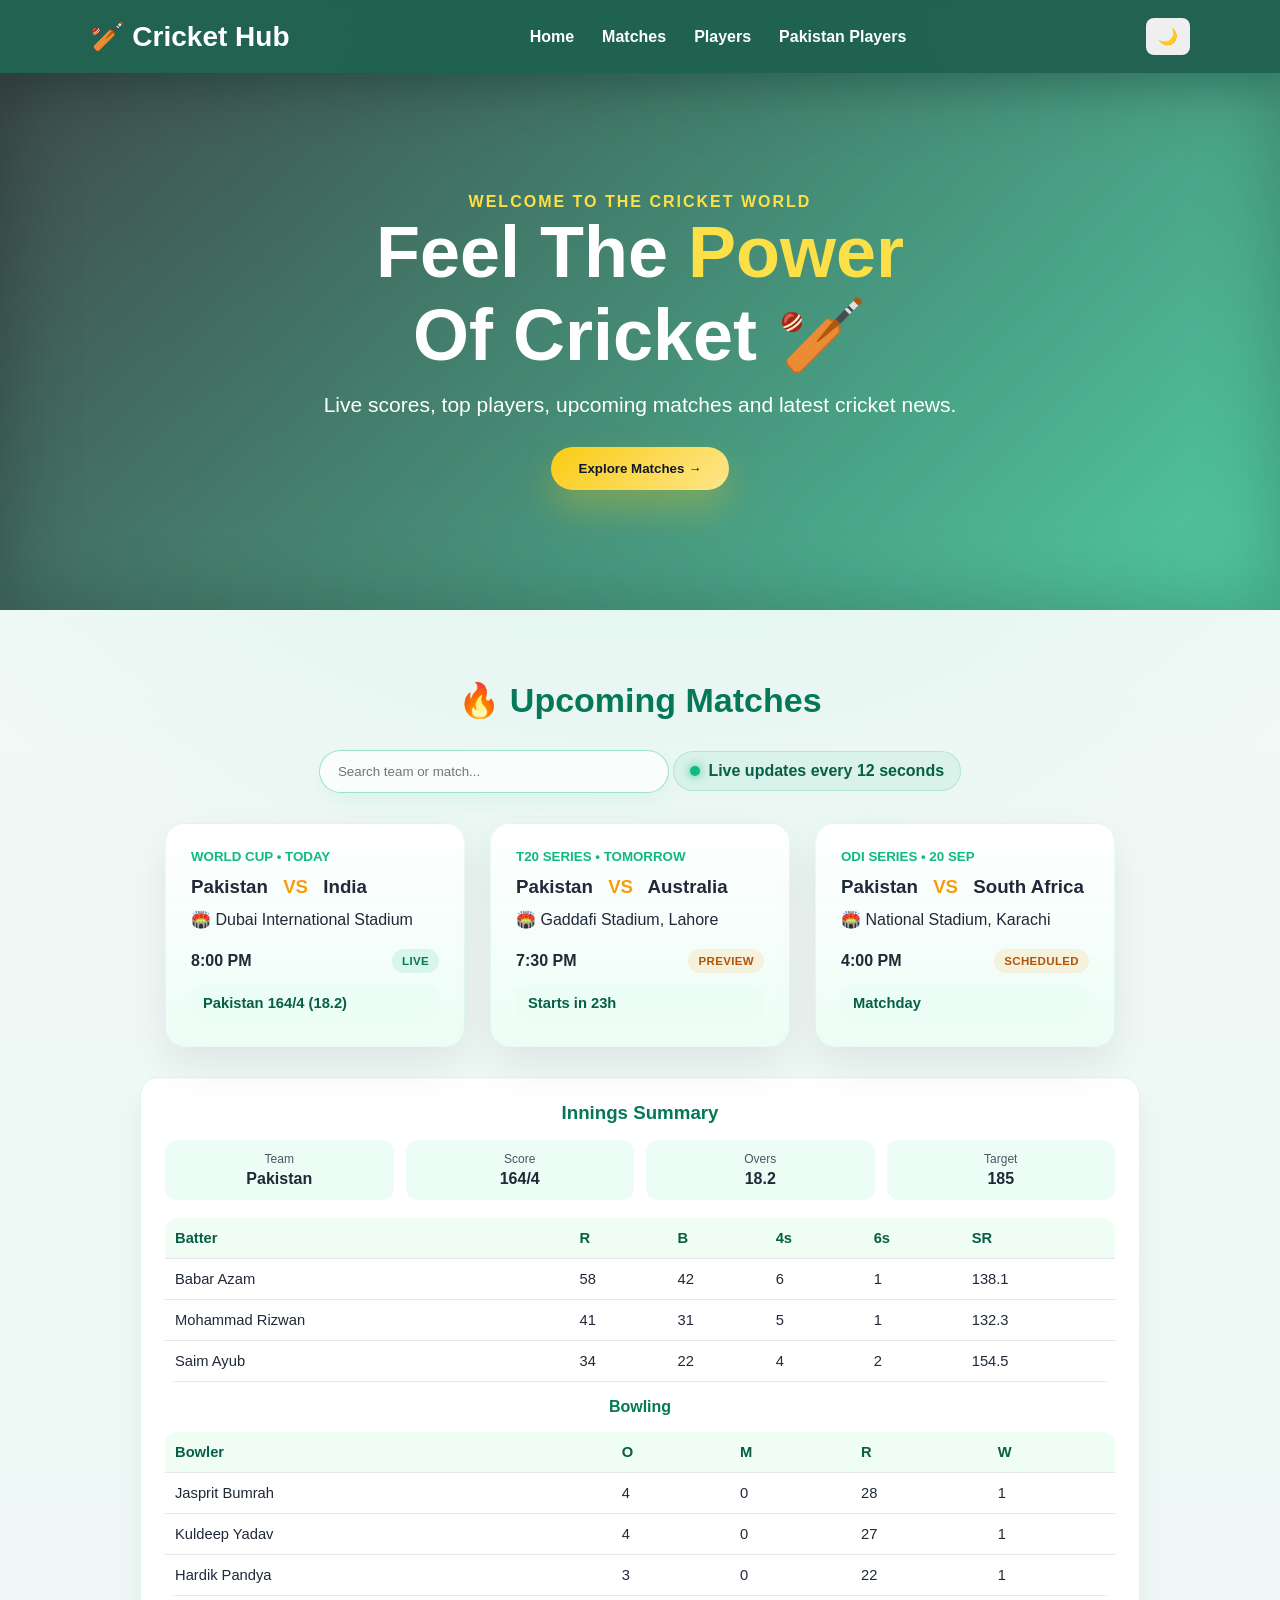
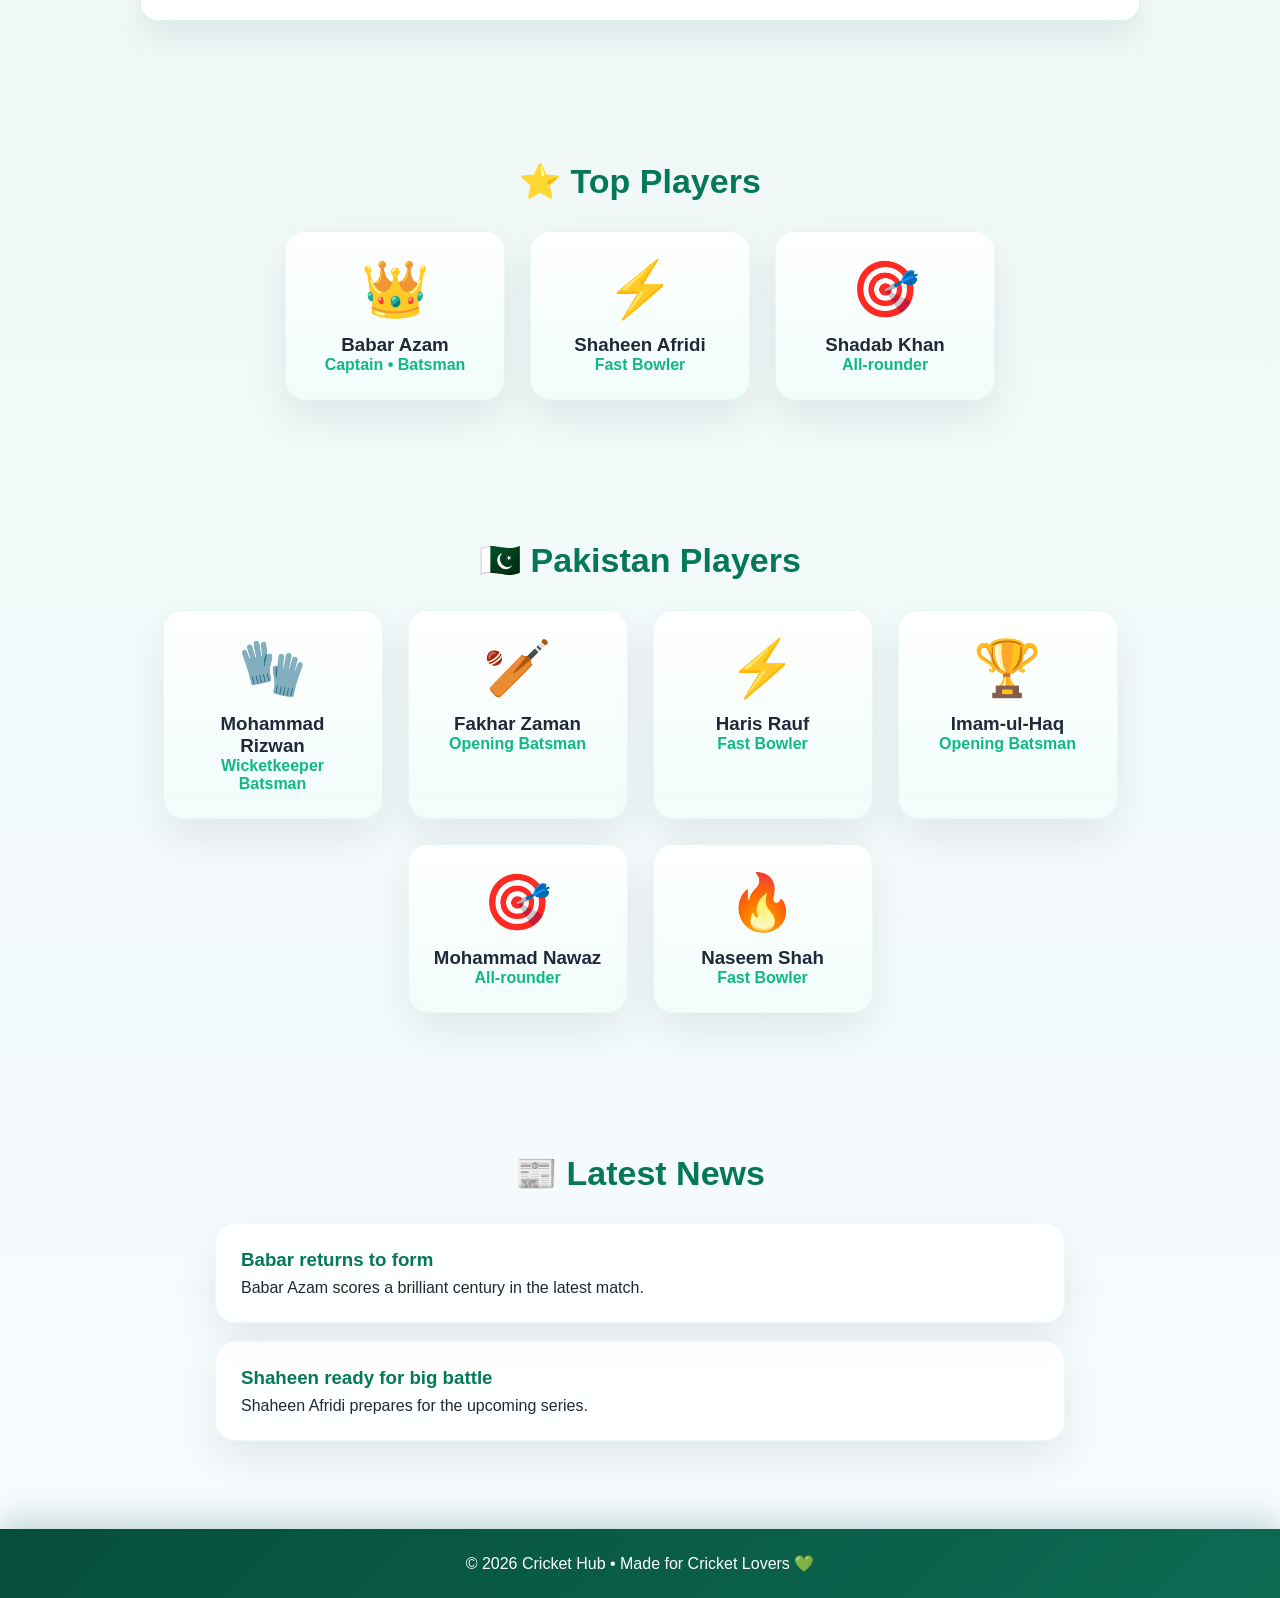
<file: Cricket portfolio/index.html>
<!DOCTYPE html>
<html lang="en">
<head>
    <meta charset="UTF-8">
    <meta name="viewport" content="width=device-width, initial-scale=1.0">
    <title>Cricket Hub</title>
    <link rel="stylesheet" href="style.css">
</head>
<body>

<header>
    <nav>
        <div class="logo">🏏 Cricket Hub</div>

        <ul>
            <li><a href="#home">Home</a></li>
            <li><a href="#matches">Matches</a></li>
            <li><a href="#players">Players</a></li>
            <li><a href="#Pakistan-players">Pakistan Players</a></li>
        </ul>

        <button id="themeToggle">🌙</button>
        <button id="menuToggle">☰</button>
    </nav>
</header>

<section class="hero" id="home">
    <span>WELCOME TO THE CRICKET WORLD</span>
    <h1>Feel The <b>Power</b><br>Of Cricket 🏏</h1>
    <p>Live scores, top players, upcoming matches and latest cricket news.</p>
    <button onclick="document.getElementById('matches').scrollIntoView({behavior:'smooth'})">
        Explore Matches →
    </button>
</section>

<section class="matches-section" id="matches">
    <h2>🔥 Upcoming Matches</h2>
    <input type="text" id="searchInput" placeholder="Search team or match...">

    <div class="live-status">
        <span class="live-dot"></span>
        Live updates every 12 seconds
    </div>
    <div class="matches" id="matchList"></div>
    <div class="scoreboard-panel" id="scoreboardPanel"></div>
</section>

<section class="players-section" id="players">
    <h2>⭐ Top Players</h2>

    <div class="players">
        <div class="player-card"
             data-name="Babar Azam"
             data-role="Top-order Batsman"
             data-country="Pakistan 🇵🇰"
             data-style="Right-hand batsman">
            <div class="player-icon">👑</div>
            <h3>Babar Azam</h3>
            <p>Captain • Batsman</p>
        </div>

        <div class="player-card"
             data-name="Shaheen Afridi"
             data-role="Fast Bowler"
             data-country="Pakistan 🇵🇰"
             data-style="Left-arm fast bowler">
            <div class="player-icon">⚡</div>
            <h3>Shaheen Afridi</h3>
            <p>Fast Bowler</p>
        </div>

        <div class="player-card"
             data-name="Shadab Khan"
             data-role="All-rounder"
             data-country="Pakistan 🇵🇰"
             data-style="Leg-spin bowler and batsman">
            <div class="player-icon">🎯</div>
            <h3>Shadab Khan</h3>
            <p>All-rounder</p>
        </div>
    </div>
</section>

<section class="players-section" id="pakistan-players">
    <h2>🇵🇰 Pakistan Players</h2>

    <div class="players">
        <div class="player-card"
             data-name="Mohammad Rizwan"
             data-role="Wicketkeeper Batsman"
             data-country="Pakistan 🇵🇰"
             data-style="Right-hand batsman">
            <div class="player-icon">🧤</div>
            <h3>Mohammad Rizwan</h3>
            <p>Wicketkeeper Batsman</p>
        </div>

        <div class="player-card"
             data-name="Fakhar Zaman"
             data-role="Opening Batsman"
             data-country="Pakistan 🇵🇰"
             data-style="Left-hand batsman">
            <div class="player-icon">🏏</div>
            <h3>Fakhar Zaman</h3>
            <p>Opening Batsman</p>
        </div>

        <div class="player-card"
             data-name="Haris Rauf"
             data-role="Fast Bowler"
             data-country="Pakistan 🇵🇰"
             data-style="Right-arm fast bowler">
            <div class="player-icon">⚡</div>
            <h3>Haris Rauf</h3>
            <p>Fast Bowler</p>
        </div>

        <div class="player-card"
             data-name="Imam-ul-Haq"
             data-role="Opening Batsman"
             data-country="Pakistan 🇵🇰"
             data-style="Left-hand batsman">
            <div class="player-icon">🏆</div>
            <h3>Imam-ul-Haq</h3>
            <p>Opening Batsman</p>
        </div>

        <div class="player-card"
             data-name="Mohammad Nawaz"
             data-role="All-rounder"
             data-country="Pakistan 🇵🇰"
             data-style="Left-hand batsman and left-arm spinner">
            <div class="player-icon">🎯</div>
            <h3>Mohammad Nawaz</h3>
            <p>All-rounder</p>
        </div>

        <div class="player-card"
             data-name="Naseem Shah"
             data-role="Fast Bowler"
             data-country="Pakistan 🇵🇰"
             data-style="Right-arm fast bowler">
            <div class="player-icon">🔥</div>
            <h3>Naseem Shah</h3>
            <p>Fast Bowler</p>
        </div>
    </div>
</section>

<section class="news-section" id="news">
    <h2>📰 Latest News</h2>

    <div class="news">
        <article>
            <h3>Babar returns to form</h3>
            <p>Babar Azam scores a brilliant century in the latest match.</p>
        </article>

        <article>
            <h3>Shaheen ready for big battle</h3>
            <p>Shaheen Afridi prepares for the upcoming series.</p>
        </article>
    </div>
</section>

<div id="playerModal" class="modal">
    <div class="modal-content">
        <button id="closeModal">×</button>
        <div class="modal-player-icon">🏏</div>
        <h2 id="modalName"></h2>
        <p id="modalRole"></p>
        <p><b>Country:</b> <span id="modalCountry"></span></p>
        <p><b>Style:</b> <span id="modalStyle"></span></p>
    </div>
</div>

<footer>
    <p>© 2026 Cricket Hub • Made for Cricket Lovers 💚</p>
</footer>

<script src="script.js"></script>
</body>
</html>
</file>
<file: Cricket portfolio/style.css>
* {
    margin: 0;
    padding: 0;
    box-sizing: border-box;
}

html {
    scroll-behavior: smooth;
}

body {
    font-family: Arial, sans-serif;
    background:
        radial-gradient(circle at top, rgba(16, 185, 129, 0.12), transparent 30%),
        linear-gradient(180deg, #f3faf7, #eef8f5 40%, #f6fbff 100%);
    color: #1f2937;
    transition: 0.3s;
}

/* Navbar */
header {
    background: rgba(6, 78, 59, 0.88);
    backdrop-filter: blur(10px);
    -webkit-backdrop-filter: blur(10px);
    padding: 18px 7%;
    box-shadow: 0 10px 30px rgba(4, 52, 42, 0.18);
    position: sticky;
    top: 0;
    z-index: 20;
}

nav {
    display: flex;
    align-items: center;
    justify-content: space-between;
    gap: 25px;
}

.logo {
    color: white;
    font-size: 28px;
    font-weight: bold;
    white-space: nowrap;
}

nav ul {
    display: flex;
    list-style: none;
    gap: 28px;
}

nav ul li a {
    color: white;
    text-decoration: none;
    font-weight: bold;
    transition: 0.3s;
}

nav ul li a:hover {
    color: #fde047;
}

#themeToggle,
#menuToggle {
    border: none;
    padding: 9px 12px;
    border-radius: 8px;
    cursor: pointer;
    font-size: 16px;
}

#menuToggle {
    display: none;
}

/* Hero */
.hero {
    text-align: center;
    padding: 120px 20px;
    color: white;
    background:
        linear-gradient(135deg, rgba(5, 19, 18, 0.75), rgba(16, 185, 129, 0.7)),
        url("https://images.unsplash.com/photo-1531415074968-036ba1b575da") center/cover;
    box-shadow: inset 0 0 80px rgba(0,0,0,0.25);
}

.hero h1 {
    font-size: clamp(42px, 7vw, 72px);
    margin-bottom: 15px;
}

.hero h1 b {
    color: #fde047;
}

.hero span {
    color: #fde047;
    font-weight: bold;
    letter-spacing: 2px;
}

.hero p {
    font-size: 21px;
    margin-bottom: 30px;
}

.hero button {
    background: linear-gradient(135deg, #facc15, #fde68a);
    color: #111827;
    padding: 14px 28px;
    border: none;
    border-radius: 999px;
    font-weight: bold;
    cursor: pointer;
    transition: 0.3s;
    box-shadow: 0 18px 35px rgba(250, 204, 21, 0.3);
}

.hero button:hover {
    background: white;
    transform: translateY(-3px) scale(1.02);
}

/* Sections */
section {
    padding: 70px 7%;
    text-align: center;
}

section h2 {
    color: #047857;
    font-size: 34px;
    margin-bottom: 30px;
}

.matches,
.players {
    display: flex;
    justify-content: center;
    gap: 25px;
    flex-wrap: wrap;
}

.match-card,
.player-card,
.news article {
    background: rgba(255, 255, 255, 0.86);
    border-radius: 20px;
    padding: 25px;
    box-shadow: 0 18px 40px rgba(15, 23, 42, 0.08);
    transition: 0.3s;
    border: 1px solid rgba(16, 185, 129, 0.08);
}

.scoreboard-panel {
    width: min(100%, 1000px);
    margin: 30px auto 0;
}

.innings-box {
    background: rgba(255, 255, 255, 0.9);
    border: 1px solid rgba(16, 185, 129, 0.15);
    border-radius: 18px;
    padding: 24px;
    box-shadow: 0 20px 30px rgba(15, 23, 42, 0.06);
}

.innings-box h3,
.bowling-wrap h4 {
    margin-bottom: 16px;
    color: #047857;
}

.score-grid {
    display: grid;
    grid-template-columns: repeat(4, minmax(120px, 1fr));
    gap: 12px;
    margin-bottom: 18px;
}

.score-grid div {
    background: #ecfdf5;
    border-radius: 12px;
    padding: 12px 14px;
}

.score-grid span {
    display: block;
    font-size: 0.75rem;
    color: #4b5563;
    margin-bottom: 4px;
}

.table-wrap {
    overflow-x: auto;
    margin-top: 16px;
}

table {
    width: 100%;
    border-collapse: collapse;
    background: white;
    border-radius: 12px;
    overflow: hidden;
}

th, td {
    padding: 12px 10px;
    text-align: left;
    border-bottom: 1px solid #e5e7eb;
    font-size: 0.92rem;
}

th {
    background: #f0fdf4;
    color: #065f46;
}

.innings-empty {
    background: rgba(255,255,255,0.9);
    border-radius: 16px;
    padding: 20px;
    text-align: center;
    border: 1px solid rgba(16,185,129,0.15);
}

@media (max-width: 700px) {
    .score-grid {
        grid-template-columns: repeat(2, minmax(120px, 1fr));
    }
}

.match-card {
    width: 300px;
    display: flex;
    flex-direction: column;
    gap: 12px;
    text-align: left;
    background: linear-gradient(180deg, rgba(255,255,255,0.96), rgba(236,253,245,0.9));
}

.match-card small {
    color: #10b981;
    font-weight: bold;
}

.match-card h3 {
    margin: 0;
}

.match-card h3 span {
    color: #f59e0b;
    margin: 0 10px;
}

.match-meta {
    display: flex;
    justify-content: space-between;
    align-items: center;
    gap: 10px;
    margin-top: 8px;
}

.match-status {
    padding: 6px 10px;
    border-radius: 999px;
    font-size: 0.72rem;
    font-weight: 700;
    letter-spacing: 0.03em;
    text-transform: uppercase;
}

.match-status.live {
    background: rgba(16, 185, 129, 0.12);
    color: #047857;
}

.match-status.preview,
.match-status.scheduled {
    background: rgba(245, 158, 11, 0.12);
    color: #b45309;
}

.match-status.completed {
    background: rgba(59, 130, 246, 0.12);
    color: #1d4ed8;
}

.score-box {
    background: #ecfdf5;
    color: #065f46;
    border-radius: 10px;
    padding: 10px 12px;
    font-weight: 700;
    font-size: 0.92rem;
}

.live-status {
    display: inline-flex;
    align-items: center;
    gap: 8px;
    padding: 10px 16px;
    border-radius: 999px;
    background: rgba(16, 185, 129, 0.08);
    border: 1px solid rgba(16, 185, 129, 0.2);
    color: #065f46;
    font-weight: 700;
    margin-bottom: 25px;
}

.live-dot {
    width: 10px;
    height: 10px;
    border-radius: 50%;
    background: #10b981;
    box-shadow: 0 0 10px rgba(16, 185, 129, 0.9);
    animation: pulse 1.2s infinite;
}

@keyframes pulse {
    0% { transform: scale(1); opacity: 1; }
    50% { transform: scale(1.3); opacity: 0.7; }
    100% { transform: scale(1); opacity: 1; }
}

.player-card {
    width: 220px;
    cursor: pointer;
    background: linear-gradient(180deg, rgba(255,255,255,0.97), rgba(240,253,250,0.9));
}

.player-card:hover,
.match-card:hover,
.news article:hover {
    transform: translateY(-6px);
    box-shadow: 0 22px 40px rgba(16, 185, 129, 0.12);
}

.player-card p {
    color: #10b981;
    font-weight: bold;
}

.player-icon,
.modal-player-icon {
    font-size: 55px;
    margin-bottom: 12px;
}

.player-card img {
    width: 120px;
    height: 120px;
    border-radius: 50%;
    object-fit: cover;
    margin-bottom: 15px;
    border: 4px solid #10b981;
}

#searchInput {
    width: min(100%, 350px);
    padding: 13px 18px;
    margin-bottom: 30px;
    border: 1px solid rgba(16, 185, 129, 0.4);
    border-radius: 999px;
    outline: none;
    background: rgba(255,255,255,0.7);
    box-shadow: 0 10px 20px rgba(16,185,129,0.06);
}

/* News */
.news {
    max-width: 850px;
    margin: auto;
}

.news article {
    text-align: left;
    margin-bottom: 18px;
}

.news article h3 {
    color: #047857;
    margin-bottom: 8px;
}

.about {
    background: #d1fae5;
}

/* Footer */
footer {
    background: linear-gradient(135deg, #064e3b, #0d6b52);
    color: white;
    text-align: center;
    padding: 25px;
    box-shadow: 0 -10px 30px rgba(6, 78, 59, 0.2);
}

/* Dark Mode */
.dark-mode {
    background: #111827;
    color: #f9fafb;
}

.dark-mode .match-card,
.dark-mode .player-card,
.dark-mode .news article {
    background: #1f2937;
    color: white;
}

.dark-mode .about {
    background: #123c32;
}

/* Mobile */
@media (max-width: 700px) {
    header {
        padding: 15px 5%;
    }

    nav {
        flex-wrap: wrap;
    }

    #menuToggle {
        display: block;
    }

    nav ul {
        display: none;
        order: 5;
        width: 100%;
        flex-direction: column;
        align-items: center;
        gap: 18px;
        padding: 20px 0 8px;
    }

    nav ul.show-menu {
        display: flex;
    }

    #themeToggle {
        order: 3;
    }

    #menuToggle {
        order: 4;
    }

    .hero h1 {
        font-size: clamp(38px, 12vw, 60px);
    }

    .hero p {
        font-size: 17px;
    }

    .matches,
    .players {
        flex-direction: column;
        align-items: center;
    }

    .match-card,
    .player-card {
        width: min(100%, 350px);
    }
}

/* Automatic responsive design */
img {
    max-width: 100%;
}

button {
    cursor: pointer;
}

@media (max-width: 900px) {
    header {
        padding: 16px 4%;
    }

    nav {
        gap: 15px;
    }

    nav ul {
        gap: 15px;
    }

    .logo {
        font-size: 23px;
    }

    .match-card {
        width: min(100%, 320px);
    }
}

@media (max-width: 420px) {
    header {
        padding: 14px 5%;
    }

    .logo {
        font-size: 19px;
    }

    #themeToggle,
    #menuToggle {
        padding: 7px 9px;
    }

    .hero {
        padding: 75px 15px;
    }

    section {
        padding: 45px 15px;
    }

    section h2 {
        font-size: 28px;
    }

    #searchInput {
        width: 100%;
    }
}

.modal {
    display: none;
    position: fixed;
    inset: 0;
    z-index: 10;
    background: #0009;
    justify-content: center;
    align-items: center;
    padding: 20px;
}

.modal.show {
    display: flex;
}

.modal-content {
    position: relative;
    width: min(100%, 380px);
    padding: 30px;
    text-align: center;
    border-radius: 18px;
    background: white;
    box-shadow: 0 10px 30px #0006;
    animation: popup 0.3s ease;
}

@keyframes popup {
    from {
        transform: scale(0.7);
        opacity: 0;
    }

    to {
        transform: scale(1);
        opacity: 1;
    }
}

.modal-content img {
    width: 130px;
    height: 130px;
    border-radius: 50%;
    object-fit: cover;
    border: 4px solid #10b981;
}

.modal-content h2 {
    margin: 15px 0 8px;
    color: #047857;
}

.modal-content p {
    margin: 10px 0;
}

#closeModal {
    position: absolute;
    top: 8px;
    right: 12px;
    border: none;
    background: none;
    font-size: 28px;
    cursor: pointer;
}
</file>
